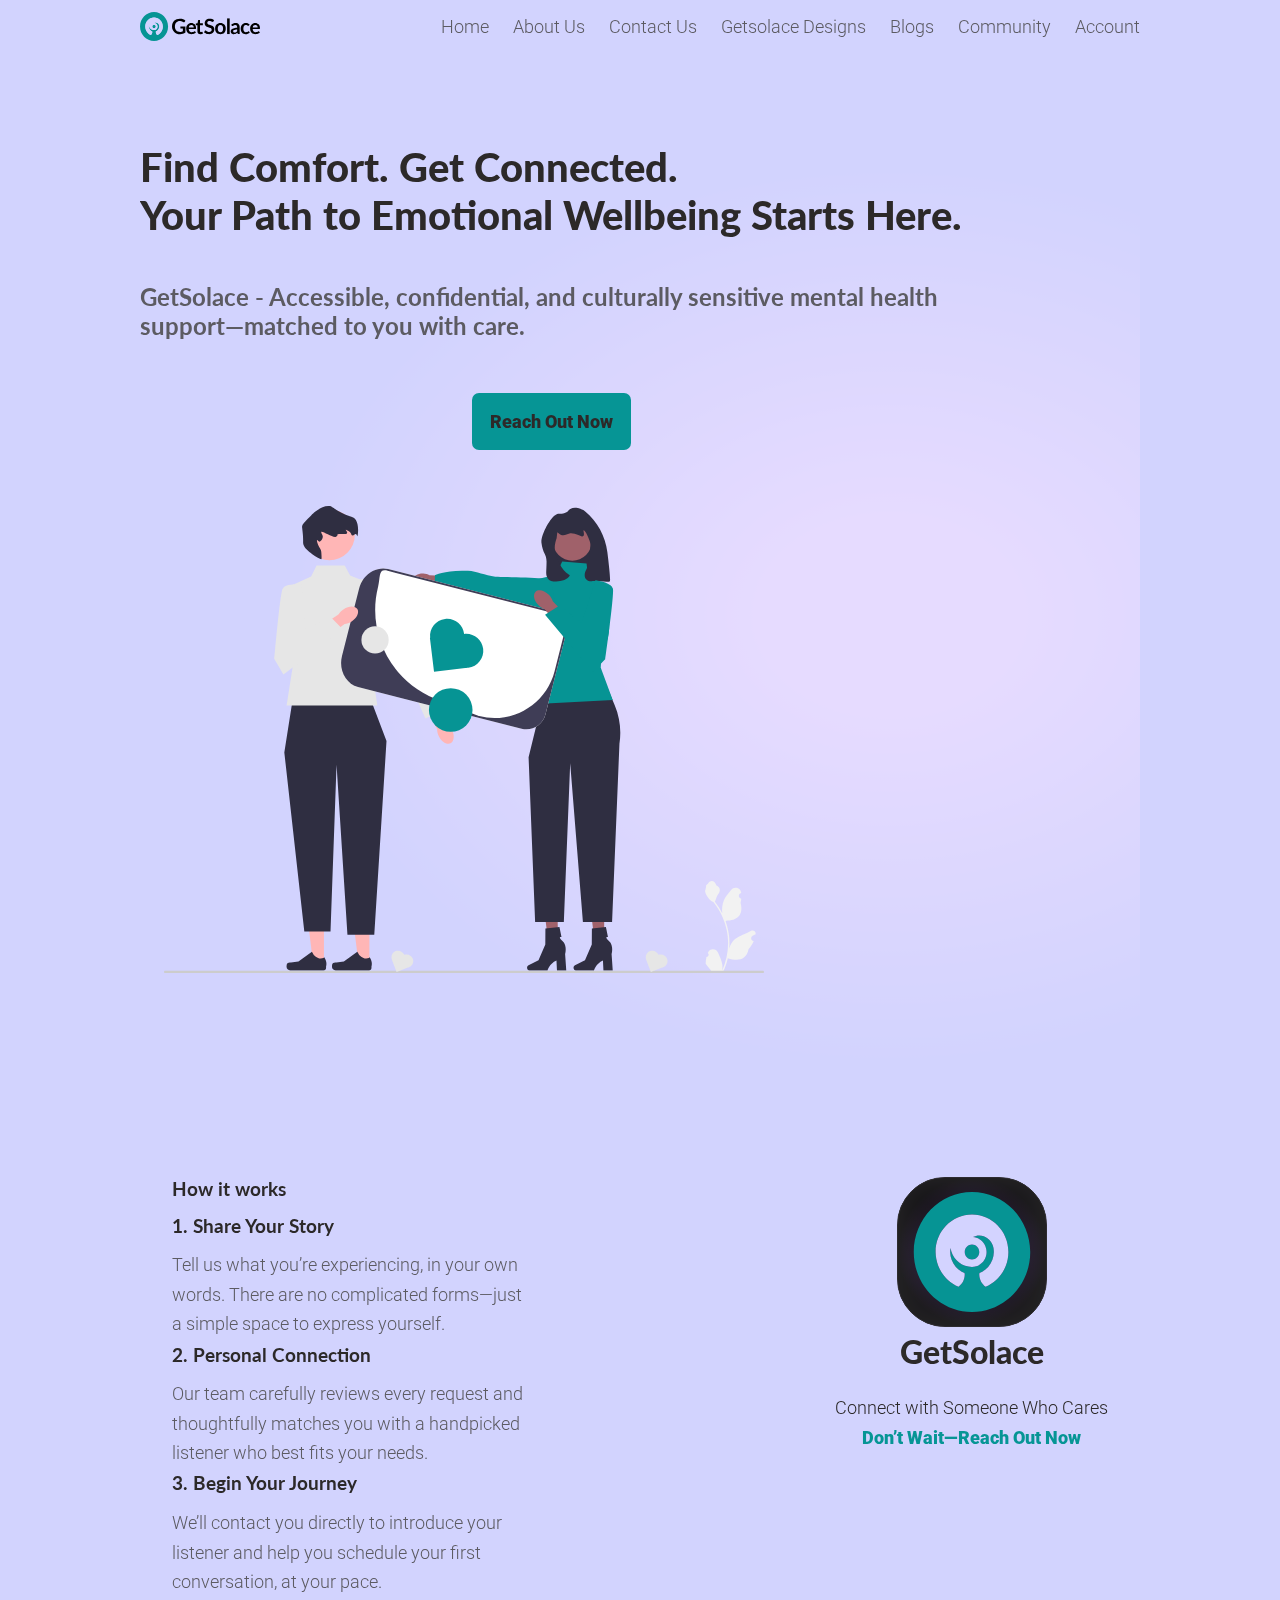
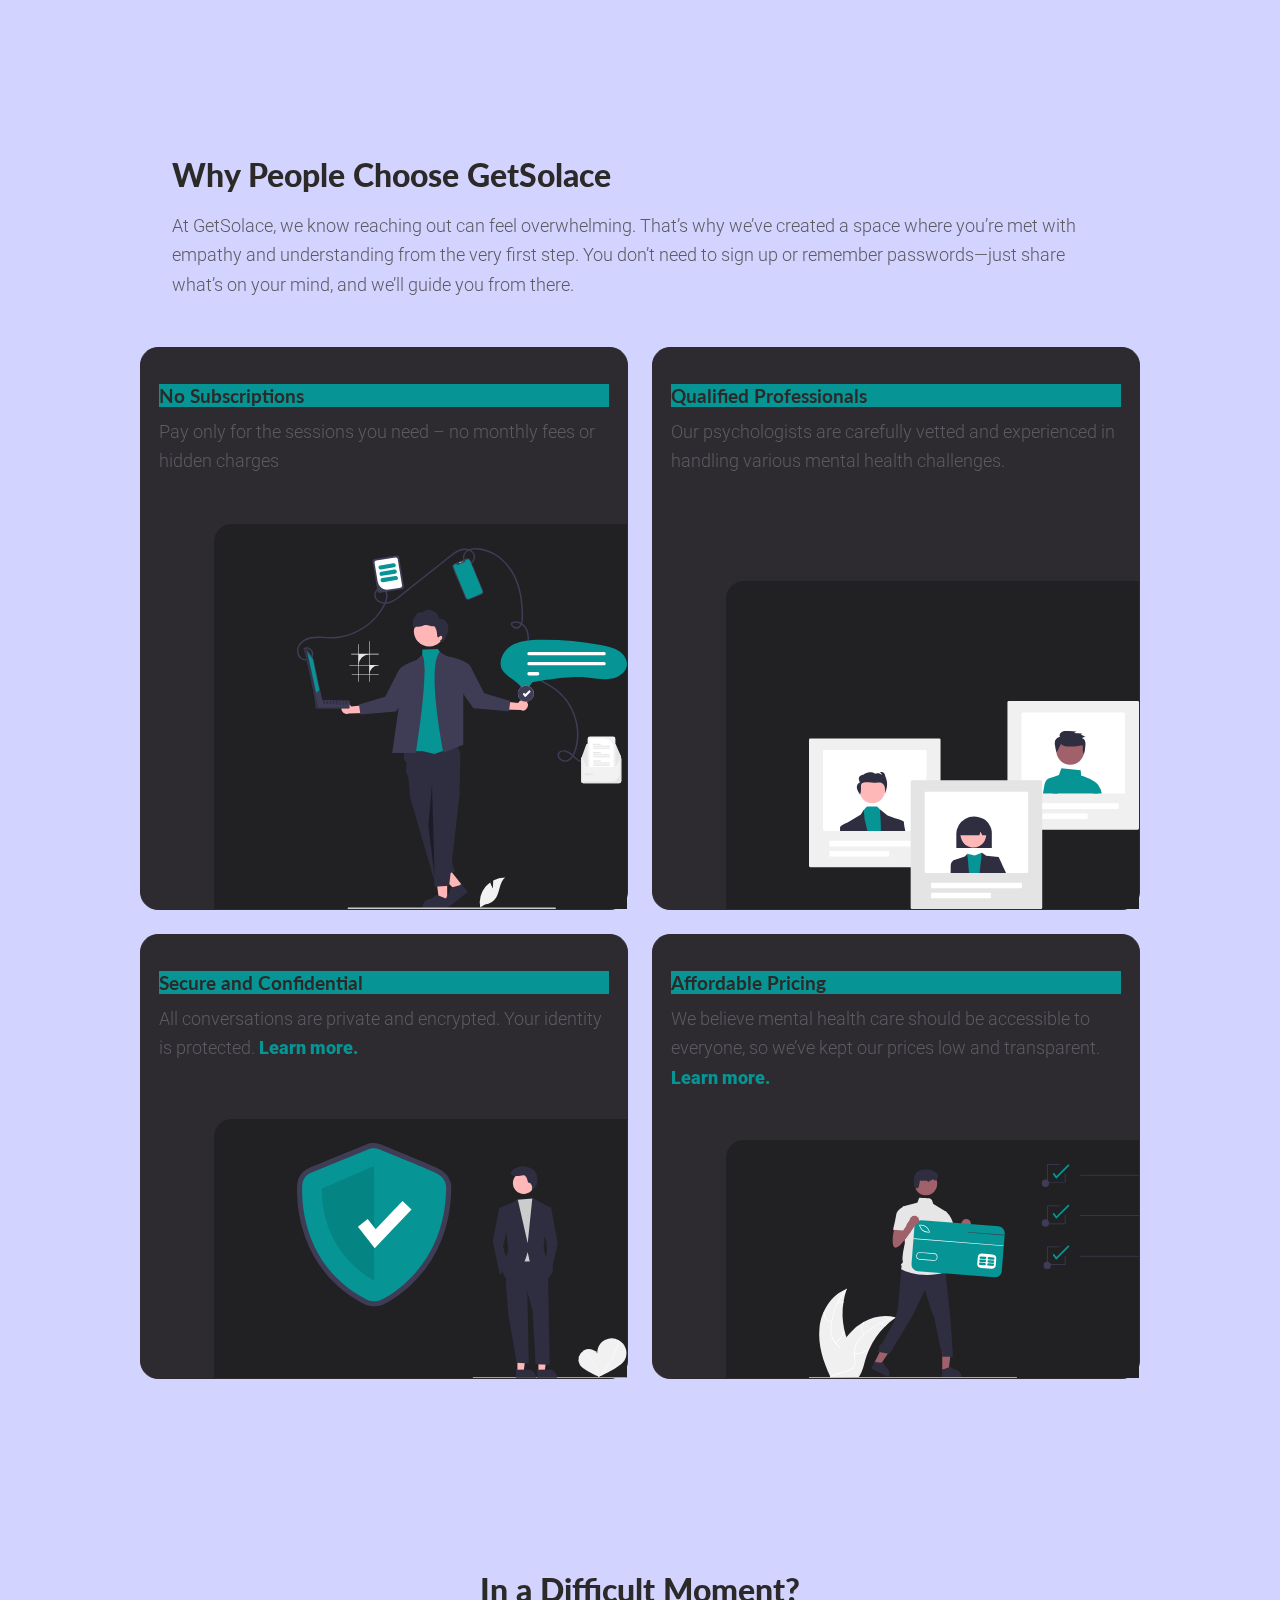
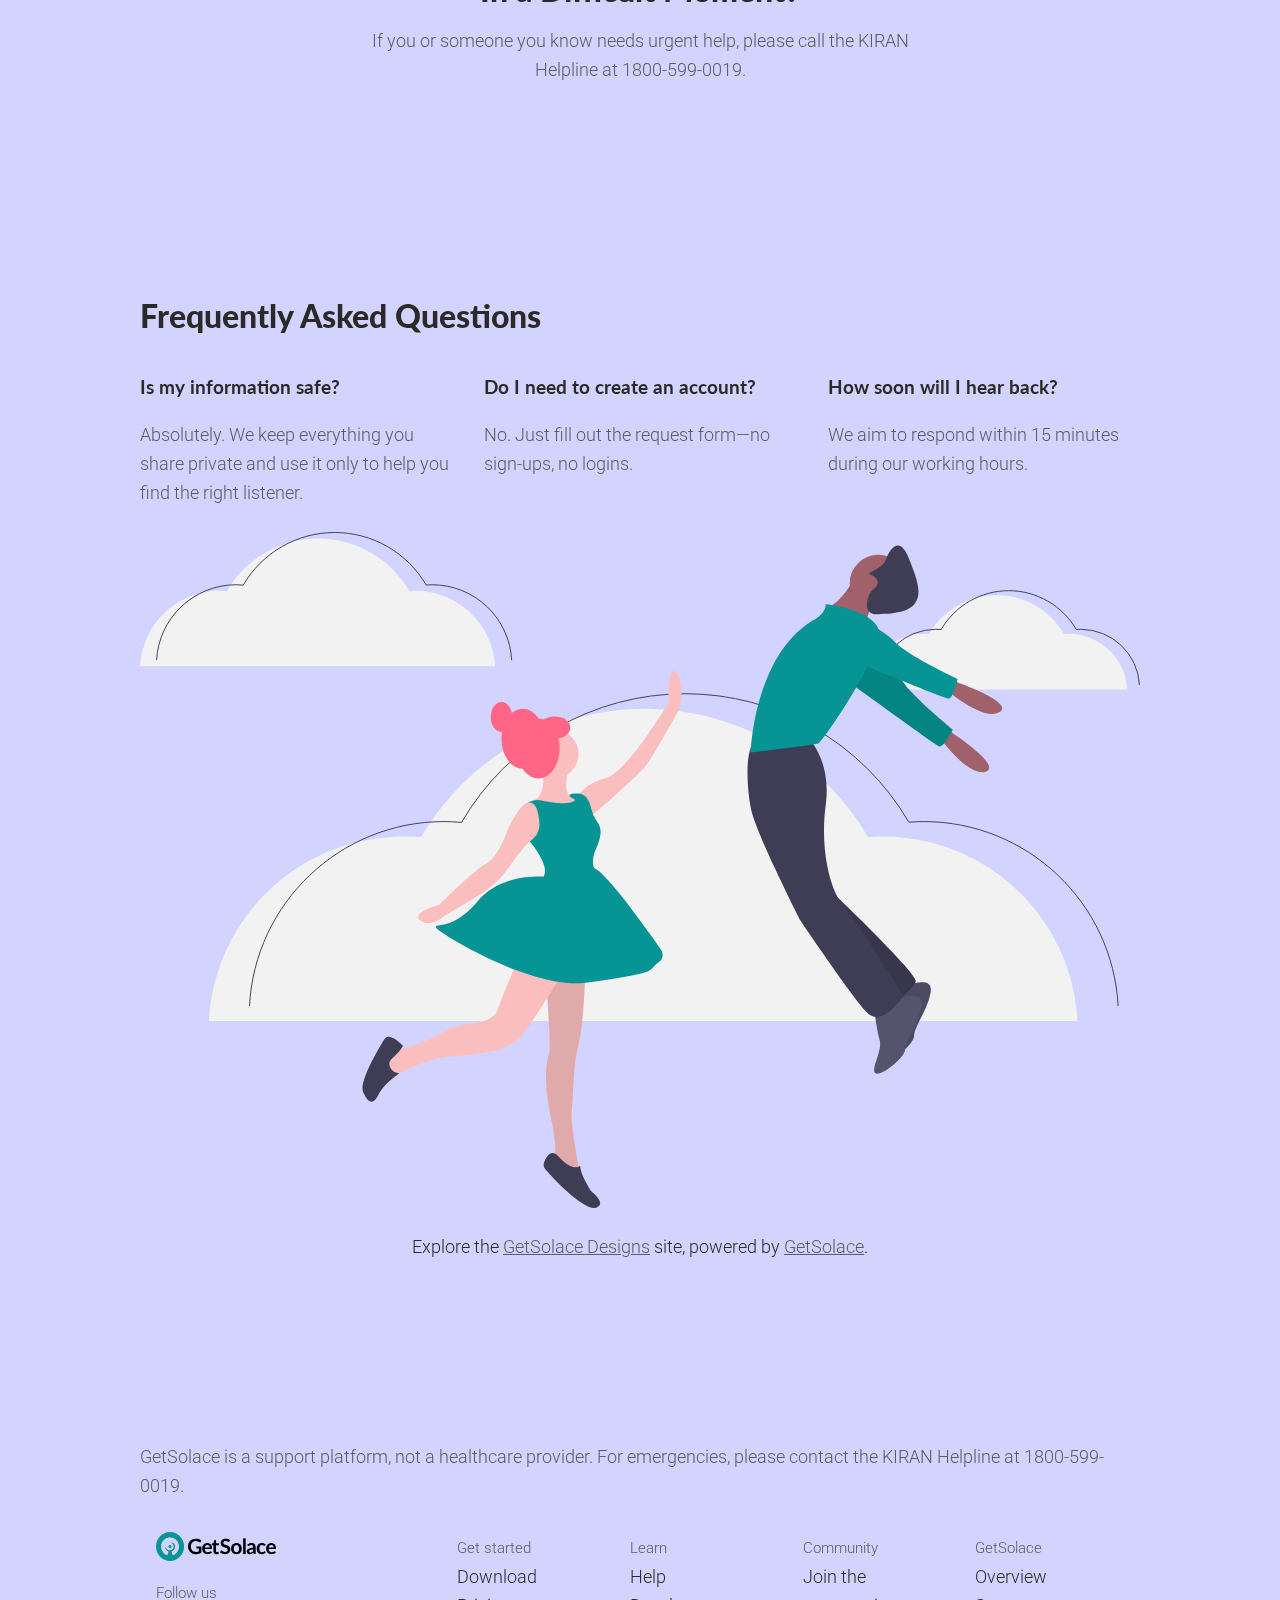
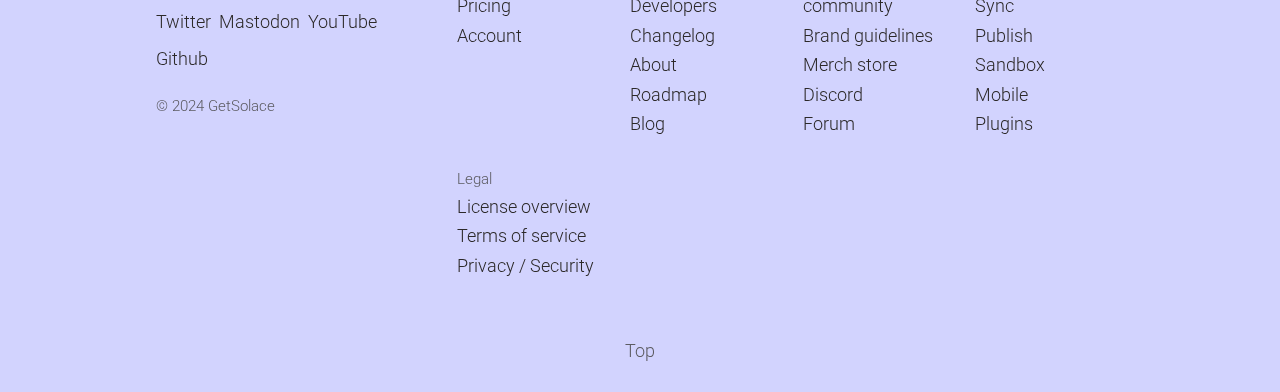
<file: index.html>
<!DOCTYPE html>
<html lang="en">
  <head>
    <meta charset="UTF-8" />
    <meta name="viewport" content="width=device-width, initial-scale=1.0" />
    <title>GetSolace</title>
    <link rel="stylesheet" href="style.css" />
    <link rel="stylesheet" href="https://cdnjs.cloudflare.com/ajax/libs/font-awesome/4.7.0/css/font-awesome.min.css">
    <script src="main.js" defer></script>
  </head>
  <body>
    <header>
      <nav>
        <div class="header__brand">
          <div class="header__logo font-secondary">
            <img src="img/logo.svg" alt="logo">
          </div>
          <!-- Hamburger icon for mobile -->
          <button class="header__toggle" id="navToggle" aria-label="Open menu" aria-expanded="false" aria-controls="navMenu">
            <!-- SVG Hamburger Icon -->
            <svg width="32" height="32" viewBox="0 0 32 32" fill="none">
              <rect y="7" width="32" height="3" rx="1.5" fill="#5c5b62"/>
              <rect y="15" width="32" height="3" rx="1.5" fill="#5c5b62"/>
              <rect y="23" width="32" height="3" rx="1.5" fill="#5c5b62"/>
            </svg>
          </button>
        </div>
        <ul class="header__nav" id="navMenu" aria-hidden="true">
            <li class="header__nav-item"><a href="index.html" class="font-grey font-size-medium">Home</a></li>
            <li class="header__nav-item"><a href="about.html" class="font-grey font-size-medium">About Us</a></li>
            <li class="header__nav-item"><a href="contact.html" class="font-grey font-size-medium">Contact Us</a></li>
            <li class="header__nav-item"><a href="designs.html" class="font-grey font-size-medium">Getsolace Designs</a></li>
            <li class="header__nav-item"><a href="blogs.html" class="font-grey font-size-medium">Blogs</a></li>
            <li class="header__nav-item--right"><a href="community.html" class="font-grey font-size-medium">Community</a></li>
            <li class="header__nav-item--right"><a href="account.html" class="font-grey font-size-medium">Account</a></li>
        </ul>
      </nav>
    </header>
    <main>
      <section id="hero" class="background-fade">
        <div class="hero__container">
          <div class="hero__content">
            <h1 class="font-size-largest">Find Comfort. Get Connected. <br>Your Path to Emotional Wellbeing Starts Here.</h1>
            <h3 class="font-grey">
              GetSolace - Accessible, confidential, and culturally sensitive mental health <br>support—matched to you with care.
            </h3>
            <div class="hero__cta">
              <button class="font-size-medium background-secondary">
                <a href="https://forms.gle/Dizyphx7ksbcNTePA" class="font-light fw-bold"> Reach Out Now </a>
              </button>
            </div>
          </div>
          <div class="hero__image">
            <img
              src="img/hero.svg"
              alt="hero image"
            />
          </div>
        </div>
      </section>

      <section id="headlines">
        <div class="how-it-works__container">
          <div class="how-it-works__steps fw-medium-bold">
            <h4 class="font-size-largest">How it works</h4>
            <div class="how-it-works__steps">
              <h4 class="font-size-large">1. Share Your Story</h4>
              <p class="font-grey">
                Tell us what you’re experiencing, in your own words. There are no complicated forms—just a simple space to express yourself.
              </p>
            </div>
            <div class="how-it-works__steps">
              <h4 class="font-size-large">2. Personal Connection</h4>
              <p class="font-grey">
                Our team carefully reviews every request and thoughtfully matches you with a handpicked listener who best fits your needs.
              </p>
            </div>
            <div class="how-it-works__steps">
              <h4 class="font-size-large">3. Begin Your Journey</h4>
              <p class="font-grey">
                We’ll contact you directly to introduce your listener and help you schedule your first conversation, at your pace.
              </p>
            </div>
          </div>
          <div class="how-it-works__cta">
            <div class="how-it-works__icon-container background-light-grey">
              <img class="size-6 how-it-works__icon" src="img/icon.svg" alt="Icon">
            </div>
            <h2 class="font-size-largest fw-bold">GetSolace</h2>
            <div class="how-it-works__cta-link">
              <p>Connect with Someone Who Cares</p>
              <a href="https://forms.gle/Dizyphx7ksbcNTePA" class="font-secondary fw-bold">Don’t Wait—Reach Out Now</a>
            </div>
          </div>
        </div>
      </section>

      <section id="features">
        <div class="features">
          <div class="features__headline">
            <h2 class="font-size-largest">Why People Choose GetSolace</h2>
            <p class="font-grey">
              At GetSolace, we know reaching out can feel overwhelming. 
              That’s why we’ve created a space where you’re met with empathy and understanding from the very first step. 
              You don’t need to sign up or remember passwords—just share what’s on your mind, and we’ll guide you from there.
            </p>
          </div>
          <div class="features__grid">
            <div class="features__grid-row">
              <div class="features__card background-light-grey">
                <div class="features__card-content">
                  <h4 class="font-size-large background-teal">No Subscriptions</h4>
                  <p class="font-grey">
                    Pay only for the sessions you need – no monthly fees or hidden charges
                  </p>
                </div>
                <div class="features__card-image background-dark-grey">
                  <img
                    src="img/nosub.svg"
                    alt="An unDraw illustration 'Nakamoto' depicting a cartoon man standing by a connected network-type diagram"
                  />
                </div>
              </div>
              <div class="features__card background-light-grey">
                <div class="features__card-content">
                  <h4 class="font-size-large background-teal">Qualified Professionals</h4>
                  <p class="font-grey">
                    Our psychologists are carefully vetted and experienced in handling various mental health challenges.
                  </p>
                </div>
                <div class="features__card-image background-dark-grey">
                  <img
                    src="img/expert.svg"
                    alt="An unDraw illustration 'Two factor authentication' depicting a laptop, mobile device, and third screen connected by a Lock, indicating security via multi-factor autentication"
                  />
                </div>
              </div>
            </div>
            <div class="features__grid-row">
              <div class="features__card background-light-grey">
                <div class="features__card-content">
                  <h4 class="font-size-large background-teal">Secure and Confidential</h4>
                  <p class="font-grey">
                    All conversations are private and encrypted. Your identity is protected. 
                    <a href="#" class="font-secondary fw-bold">Learn more.</a>
                  </p>
                </div>
                <div class="features__card-image background-dark-grey">
                  <img
                    src="img/secure.svg"
                    alt="An unDraw illustration 'Art' depicting a stylized woman holding a tree looking at a landscape of other trees"
                  />
                </div>
              </div>
              <div class="features__card background-light-grey">
                <div class="features__card-content">
                  <h4 class="font-size-large background-teal">Affordable Pricing</h4>
                  <p class="font-grey">
                    We believe mental health care should be accessible to everyone, so we’ve kept our prices low and transparent.
                    <a href="#" class="font-secondary fw-bold">Learn more.</a>
                  </p>
                </div>
                <div class="features__card-image background-dark-grey">
                  <img
                    src="img/pricing.svg"
                    alt="An unDraw illustration 'Visionary technology' depicting a man surveying a series of floating documents - maybe he's choosing what technology he wants to use"
                  />
                </div>
              </div>
            </div>
          </div>
        </div>
      </section>

      <section id="collaborate">
        <div class="emergency__container">
          <div class="emergency__info">
            <h2 class="font-size-largest">In a Difficult Moment?</h2>
            <p class="font-grey font-size-large">
              If you or someone you know needs urgent help, please call the KIRAN Helpline at 1800-599-0019.
            </p>
        </div>
      </section>

      <section id="creativity">
        <div class="faq__container">
          <h2 class="font-size-largest">Frequently Asked Questions</h2>
          <div class="faq__list">
            <div class="faq__card">
              <div class="faq__card-icon font-secondary">
              </div>
              <div class="faq__card-content">
                <h4>Is my information safe?</h4>
                <p class="font-grey">
                  Absolutely. We keep everything you share private and use it only to help you find the right listener.
                </p>
              </div>
            </div>
            <div class="faq__card">
              <div class="faq__card-icon font-secondary">
              </div>
              <div class="faq__card-content">
                <h4>Do I need to create an account?</h4>
                <p class="font-grey">
                  No. Just fill out the request form—no sign-ups, no logins.
                </p>
              </div>
            </div>
            <div class="faq__card">
              <div class="faq__card-icon font-secondary">
              </div>
              <div class="faq__card-content">
                <h4>How soon will I hear back?</h4>
                <p class="font-grey">
                  We aim to respond within 15 minutes during our working hours.
                </p>
              </div>
            </div>
          </div>
          <div class="faq__image">
            <img
              src="img/fly.svg"
              alt="faq image"
            />
          </div>
          <p class="faq__links font-size-small">
            Explore the <a href="#">GetSolace Designs</a> site, powered by
            <a href="#">GetSolace</a>.
          </p>
        </div>
      </section>
    </main>
    <footer>
      <p class="font-grey font-size-large">
        GetSolace is a support platform, not a healthcare provider. For emergencies, please contact the KIRAN Helpline at 1800-599-0019.
      </p>
      <div class="footer__container">
        <div class="footer__content">
          <div class="footer__socials">
            <div class="header__brand">
              <div class="header__logo font-secondary">
                <img src="img/logo.svg" alt="logo">
              </div>
            </div>
            <div class="footer__socials-list font-size-small">
              <p class="font-grey"><small>Follow us</small></p>
              <ul>
                <li><a href="#" class="font-light">Twitter</a></li>
                <li><a href="#" class="font-light">Mastodon</a></li>
                <li><a href="#" class="font-light">YouTube</a></li>
                <li><a href="#" class="font-light">Github</a></li>
              </ul>
            </div>
            <p class="font-size-small font-grey">
              <small>&copy; 2024 GetSolace</small>
            </p>
          </div>
          <div class="footer__links font-size-small">
            <div class="footer__links-group">
              <p class="font-grey"><small>Get started</small></p>
              <ul>
                <li><a href="#" class="font-light">Download</a></li>
                <li><a href="#" class="font-light">Pricing</a></li>
                <li><a href="#" class="font-light">Account</a></li>
              </ul>
            </div>
            <div class="footer__links-group">
              <p class="font-grey"><small>Learn</small></p>
              <ul>
                <li><a href="#" class="font-light">Help</a></li>
                <li><a href="#" class="font-light">Developers</a></li>
                <li><a href="#" class="font-light">Changelog</a></li>
                <li><a href="#" class="font-light">About</a></li>
                <li><a href="#" class="font-light">Roadmap</a></li>
                <li><a href="#" class="font-light">Blog</a></li>
              </ul>
            </div>
            <div class="footer__links-group">
              <p class="font-grey"><small>Community</small></p>
              <ul>
                <li><a href="#" class="font-light">Join the community</a></li>
                <li><a href="#" class="font-light">Brand guidelines</a></li>
                <li><a href="#" class="font-light">Merch store</a></li>
                <li><a href="#" class="font-light">Discord</a></li>
                <li><a href="#" class="font-light">Forum</a></li>
              </ul>
            </div>
            <div class="footer__links-group">
              <p class="font-grey"><small>GetSolace</small></p>
              <ul>
                <li><a href="#" class="font-light">Overview</a></li>
                <li><a href="#" class="font-light">Sync</a></li>
                <li><a href="#" class="font-light">Publish</a></li>
                <li><a href="#" class="font-light">Sandbox</a></li>
                <li><a href="#" class="font-light">Mobile</a></li>
                <li><a href="#" class="font-light">Plugins</a></li>
              </ul>
            </div>
            <div class="footer__links-group">
              <p class="font-grey"><small>Legal</small></p>
              <ul>
                <li><a href="#" class="font-light">License overview</a></li>
                <li><a href="#" class="font-light">Terms of service</a></li>
                <li><a href="#" class="font-light">Privacy / Security</a></li>
              </ul>
            </div>
          </div>
        </div>
        <div class="footer__return-link">
          <a href="#" class="font-grey font-size-small">Top</a>
        </div>
      </div>
    </footer>
  </body>
</html>
</file>
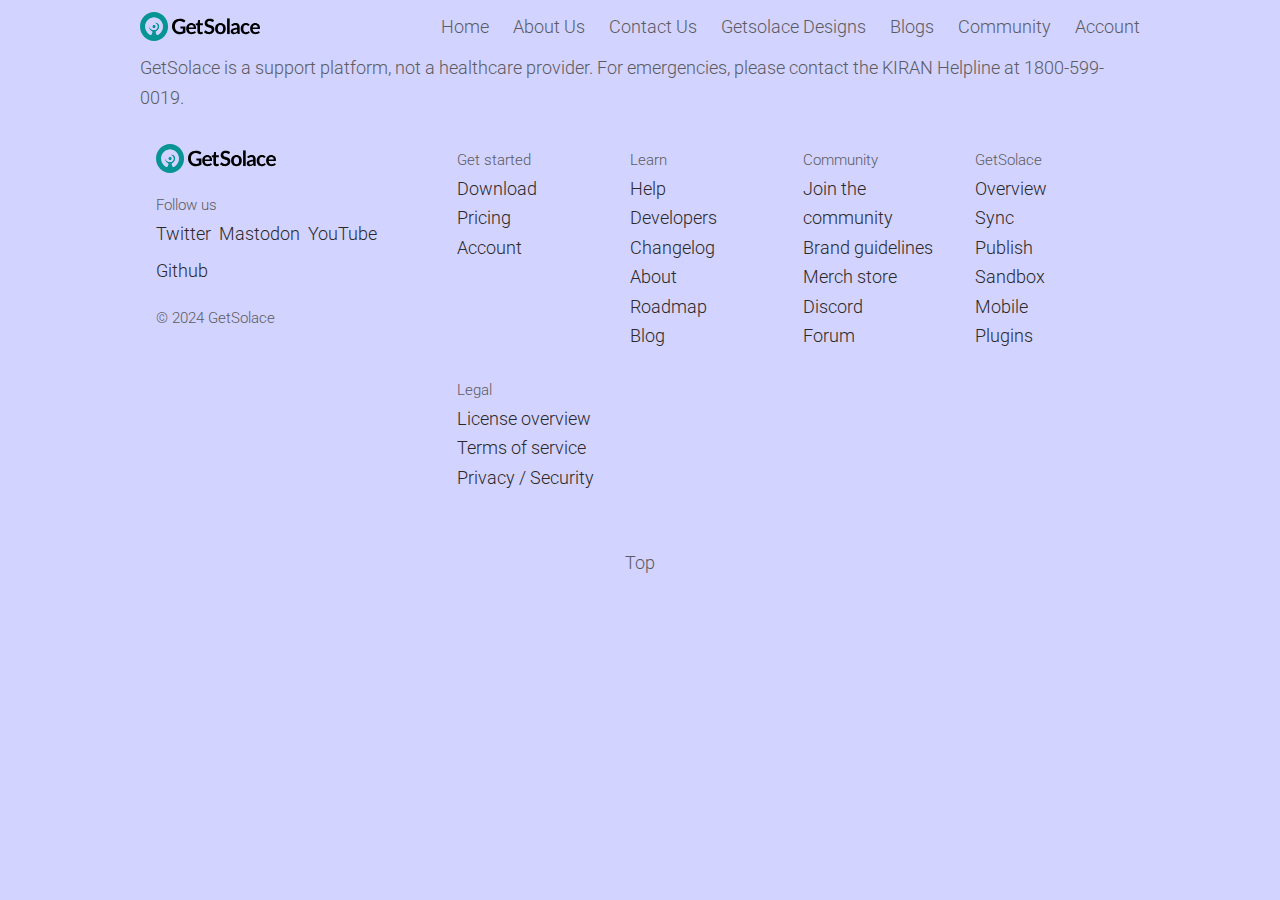
<file: about.html>
<!DOCTYPE html>
<html lang="en">
  <head>
    <meta charset="UTF-8" />
    <meta name="viewport" content="width=device-width, initial-scale=1.0" />
    <title>GetSolace</title>
    <link rel="stylesheet" href="style.css" />
    <link rel="stylesheet" href="https://cdnjs.cloudflare.com/ajax/libs/font-awesome/4.7.0/css/font-awesome.min.css">
    <script src="main.js" defer></script>
  </head>
  <body>
    <header>
      <nav>
        <div class="header__brand">
          <div class="header__logo font-secondary">
            <img src="img/logo.svg" alt="logo">
          </div>
          <!-- Hamburger icon for mobile -->
          <button class="header__toggle" id="navToggle" aria-label="Open menu" aria-expanded="false" aria-controls="navMenu">
            <!-- SVG Hamburger Icon -->
            <svg width="32" height="32" viewBox="0 0 32 32" fill="none">
              <rect y="7" width="32" height="3" rx="1.5" fill="#5c5b62"/>
              <rect y="15" width="32" height="3" rx="1.5" fill="#5c5b62"/>
              <rect y="23" width="32" height="3" rx="1.5" fill="#5c5b62"/>
            </svg>
          </button>
        </div>
        <ul class="header__nav" id="navMenu" aria-hidden="true">
            <li class="header__nav-item"><a href="index.html" class="font-grey font-size-medium">Home</a></li>
            <li class="header__nav-item"><a href="about.html" class="font-grey font-size-medium">About Us</a></li>
            <li class="header__nav-item"><a href="contact.html" class="font-grey font-size-medium">Contact Us</a></li>
            <li class="header__nav-item"><a href="designs.html" class="font-grey font-size-medium">Getsolace Designs</a></li>
            <li class="header__nav-item"><a href="https://blogs.getsolace.in/" class="font-grey font-size-medium">Blogs</a></li>
            <li class="header__nav-item--right"><a href="community.html" class="font-grey font-size-medium">Community</a></li>
            <li class="header__nav-item--right"><a href="account.html" class="font-grey font-size-medium">Account</a></li>
        </ul>
      </nav>
    </header>
    <footer>
      <p class="font-grey font-size-large">
        GetSolace is a support platform, not a healthcare provider. For emergencies, please contact the KIRAN Helpline at 1800-599-0019.
      </p>
      <div class="footer__container">
        <div class="footer__content">
          <div class="footer__socials">
            <div class="header__brand">
              <div class="header__logo font-secondary">
                <img src="img/logo.svg" alt="logo">
              </div>
            </div>
            <div class="footer__socials-list font-size-small">
              <p class="font-grey"><small>Follow us</small></p>
              <ul>
                <li><a href="#" class="font-light">Twitter</a></li>
                <li><a href="#" class="font-light">Mastodon</a></li>
                <li><a href="#" class="font-light">YouTube</a></li>
                <li><a href="#" class="font-light">Github</a></li>
              </ul>
            </div>
            <p class="font-size-small font-grey">
              <small>&copy; 2024 GetSolace</small>
            </p>
          </div>
          <div class="footer__links font-size-small">
            <div class="footer__links-group">
              <p class="font-grey"><small>Get started</small></p>
              <ul>
                <li><a href="#" class="font-light">Download</a></li>
                <li><a href="#" class="font-light">Pricing</a></li>
                <li><a href="#" class="font-light">Account</a></li>
              </ul>
            </div>
            <div class="footer__links-group">
              <p class="font-grey"><small>Learn</small></p>
              <ul>
                <li><a href="#" class="font-light">Help</a></li>
                <li><a href="#" class="font-light">Developers</a></li>
                <li><a href="#" class="font-light">Changelog</a></li>
                <li><a href="#" class="font-light">About</a></li>
                <li><a href="#" class="font-light">Roadmap</a></li>
                <li><a href="#" class="font-light">Blog</a></li>
              </ul>
            </div>
            <div class="footer__links-group">
              <p class="font-grey"><small>Community</small></p>
              <ul>
                <li><a href="#" class="font-light">Join the community</a></li>
                <li><a href="#" class="font-light">Brand guidelines</a></li>
                <li><a href="#" class="font-light">Merch store</a></li>
                <li><a href="#" class="font-light">Discord</a></li>
                <li><a href="#" class="font-light">Forum</a></li>
              </ul>
            </div>
            <div class="footer__links-group">
              <p class="font-grey"><small>GetSolace</small></p>
              <ul>
                <li><a href="#" class="font-light">Overview</a></li>
                <li><a href="#" class="font-light">Sync</a></li>
                <li><a href="#" class="font-light">Publish</a></li>
                <li><a href="#" class="font-light">Sandbox</a></li>
                <li><a href="#" class="font-light">Mobile</a></li>
                <li><a href="#" class="font-light">Plugins</a></li>
              </ul>
            </div>
            <div class="footer__links-group">
              <p class="font-grey"><small>Legal</small></p>
              <ul>
                <li><a href="#" class="font-light">License overview</a></li>
                <li><a href="#" class="font-light">Terms of service</a></li>
                <li><a href="#" class="font-light">Privacy / Security</a></li>
              </ul>
            </div>
          </div>
        </div>
        <div class="footer__return-link">
          <a href="#" class="font-grey font-size-small">Top</a>
        </div>
      </div>
    </footer>
  </body>
</html>
</file>
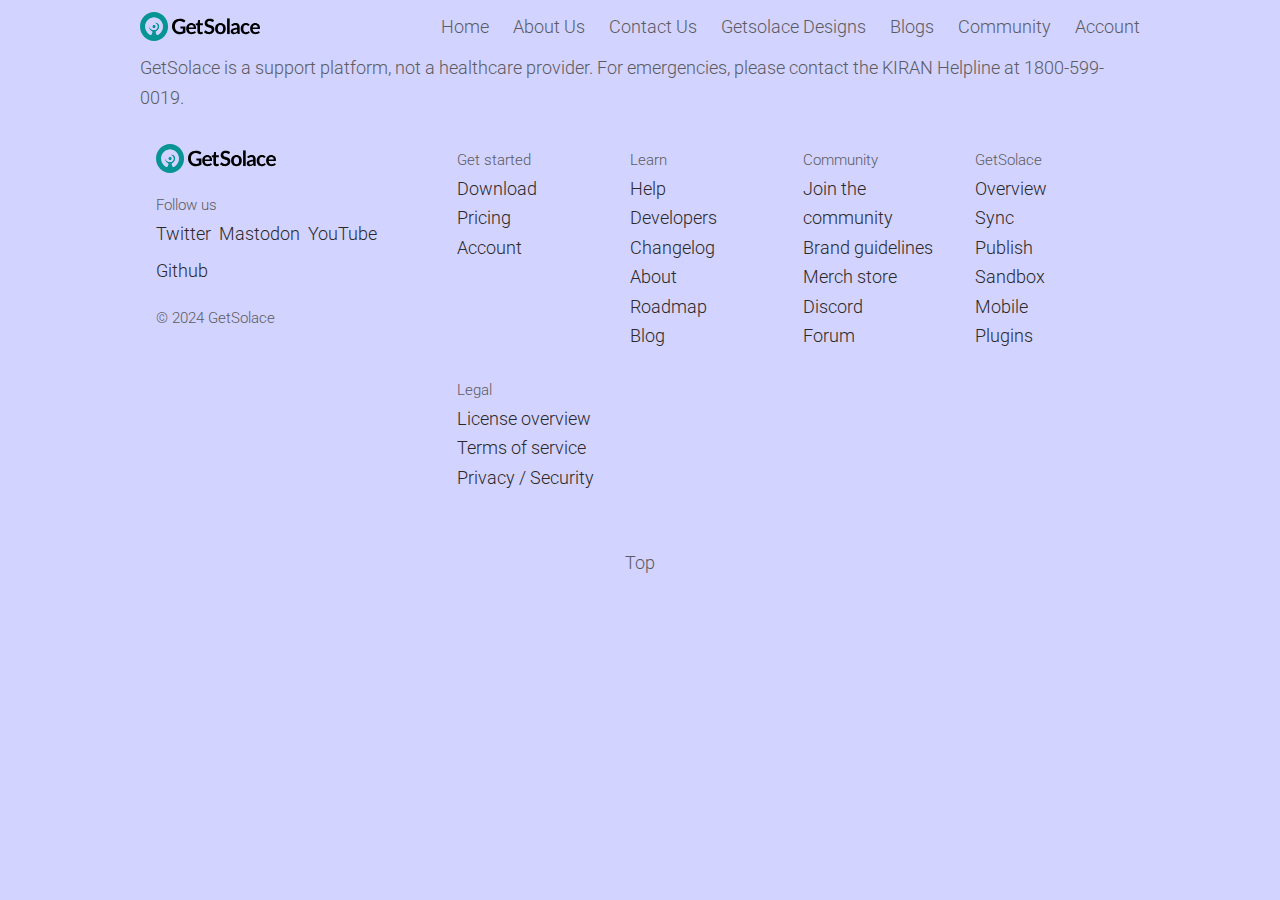
<file: blogs.html>
<!DOCTYPE html>
<html lang="en">
  <head>
    <meta charset="UTF-8" />
    <meta name="viewport" content="width=device-width, initial-scale=1.0" />
    <title>GetSolace</title>
    <link rel="stylesheet" href="style.css" />
    <link rel="stylesheet" href="https://cdnjs.cloudflare.com/ajax/libs/font-awesome/4.7.0/css/font-awesome.min.css">
    <script src="main.js" defer></script>
   
  </head>
  <body>
    <header>
      <nav>
        <div class="header__brand">
          <div class="header__logo font-secondary">
            <img src="img/logo.svg" alt="logo">
          </div>
          <!-- Hamburger icon for mobile -->
          <button class="header__toggle" id="navToggle" aria-label="Open menu" aria-expanded="false" aria-controls="navMenu">
            <!-- SVG Hamburger Icon -->
            <svg width="32" height="32" viewBox="0 0 32 32" fill="none">
              <rect y="7" width="32" height="3" rx="1.5" fill="#5c5b62"/>
              <rect y="15" width="32" height="3" rx="1.5" fill="#5c5b62"/>
              <rect y="23" width="32" height="3" rx="1.5" fill="#5c5b62"/>
            </svg>
          </button>
        </div>
        <ul class="header__nav" id="navMenu" aria-hidden="true">
            <li class="header__nav-item"><a href="index.html" class="font-grey font-size-medium">Home</a></li>
            <li class="header__nav-item"><a href="about.html" class="font-grey font-size-medium">About Us</a></li>
            <li class="header__nav-item"><a href="contact.html" class="font-grey font-size-medium">Contact Us</a></li>
            <li class="header__nav-item"><a href="designs.html" class="font-grey font-size-medium">Getsolace Designs</a></li>
            <li class="header__nav-item"><a href="blogs.html" class="font-grey font-size-medium">Blogs</a></li>
            <li class="header__nav-item--right"><a href="community.html" class="font-grey font-size-medium">Community</a></li>
            <li class="header__nav-item--right"><a href="account.html" class="font-grey font-size-medium">Account</a></li>
        </ul>
      </nav>
    </header>
    <footer>
      <p class="font-grey font-size-large">
        GetSolace is a support platform, not a healthcare provider. For emergencies, please contact the KIRAN Helpline at 1800-599-0019.
      </p>
      <div class="footer__container">
        <div class="footer__content">
          <div class="footer__socials">
            <div class="header__brand">
              <div class="header__logo font-secondary">
                <img src="img/logo.svg" alt="logo">
              </div>
            </div>
            <div class="footer__socials-list font-size-small">
              <p class="font-grey"><small>Follow us</small></p>
              <ul>
                <li><a href="#" class="font-light">Twitter</a></li>
                <li><a href="#" class="font-light">Mastodon</a></li>
                <li><a href="#" class="font-light">YouTube</a></li>
                <li><a href="#" class="font-light">Github</a></li>
              </ul>
            </div>
            <p class="font-size-small font-grey">
              <small>&copy; 2024 GetSolace</small>
            </p>
          </div>
          <div class="footer__links font-size-small">
            <div class="footer__links-group">
              <p class="font-grey"><small>Get started</small></p>
              <ul>
                <li><a href="#" class="font-light">Download</a></li>
                <li><a href="#" class="font-light">Pricing</a></li>
                <li><a href="#" class="font-light">Account</a></li>
              </ul>
            </div>
            <div class="footer__links-group">
              <p class="font-grey"><small>Learn</small></p>
              <ul>
                <li><a href="#" class="font-light">Help</a></li>
                <li><a href="#" class="font-light">Developers</a></li>
                <li><a href="#" class="font-light">Changelog</a></li>
                <li><a href="#" class="font-light">About</a></li>
                <li><a href="#" class="font-light">Roadmap</a></li>
                <li><a href="#" class="font-light">Blog</a></li>
              </ul>
            </div>
            <div class="footer__links-group">
              <p class="font-grey"><small>Community</small></p>
              <ul>
                <li><a href="#" class="font-light">Join the community</a></li>
                <li><a href="#" class="font-light">Brand guidelines</a></li>
                <li><a href="#" class="font-light">Merch store</a></li>
                <li><a href="#" class="font-light">Discord</a></li>
                <li><a href="#" class="font-light">Forum</a></li>
              </ul>
            </div>
            <div class="footer__links-group">
              <p class="font-grey"><small>GetSolace</small></p>
              <ul>
                <li><a href="#" class="font-light">Overview</a></li>
                <li><a href="#" class="font-light">Sync</a></li>
                <li><a href="#" class="font-light">Publish</a></li>
                <li><a href="#" class="font-light">Sandbox</a></li>
                <li><a href="#" class="font-light">Mobile</a></li>
                <li><a href="#" class="font-light">Plugins</a></li>
              </ul>
            </div>
            <div class="footer__links-group">
              <p class="font-grey"><small>Legal</small></p>
              <ul>
                <li><a href="#" class="font-light">License overview</a></li>
                <li><a href="#" class="font-light">Terms of service</a></li>
                <li><a href="#" class="font-light">Privacy / Security</a></li>
              </ul>
            </div>
          </div>
        </div>
        <div class="footer__return-link">
          <a href="#" class="font-grey font-size-small">Top</a>
        </div>
      </div>
    </footer>
  </body>
</html>
</file>
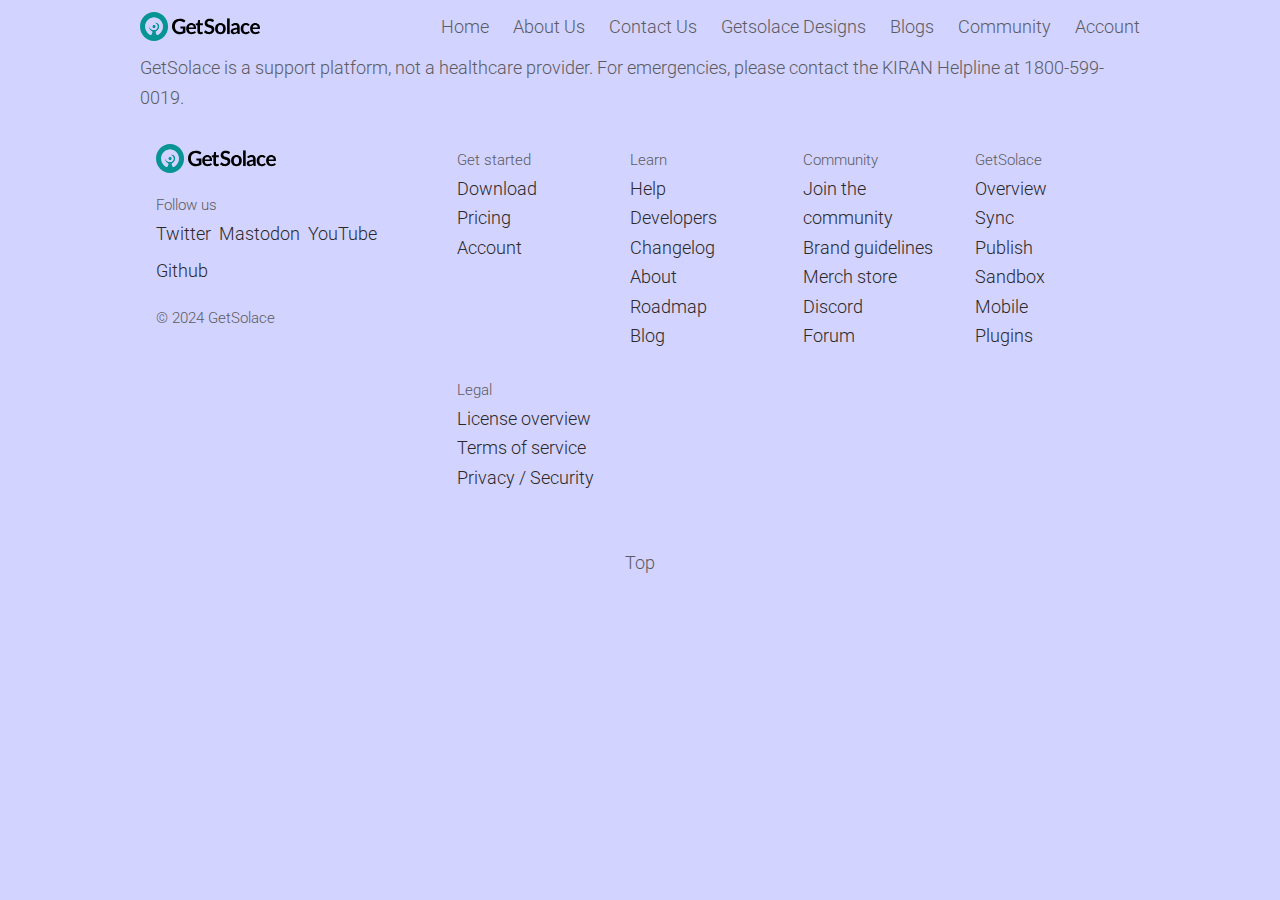
<file: designs.html>
<!DOCTYPE html>
<html lang="en">
  <head>
    <meta charset="UTF-8" />
    <meta name="viewport" content="width=device-width, initial-scale=1.0" />
    <title>GetSolace</title>
    <link rel="stylesheet" href="style.css" />
    <link rel="stylesheet" href="https://cdnjs.cloudflare.com/ajax/libs/font-awesome/4.7.0/css/font-awesome.min.css">
    <script src="main.js" defer></script>
  </head>
  <body>
    <header>
      <nav>
        <div class="header__brand">
          <div class="header__logo font-secondary">
            <img src="img/logo.svg" alt="logo">
          </div>
          <!-- Hamburger icon for mobile -->
          <button class="header__toggle" id="navToggle" aria-label="Open menu" aria-expanded="false" aria-controls="navMenu">
            <!-- SVG Hamburger Icon -->
            <svg width="32" height="32" viewBox="0 0 32 32" fill="none">
              <rect y="7" width="32" height="3" rx="1.5" fill="#5c5b62"/>
              <rect y="15" width="32" height="3" rx="1.5" fill="#5c5b62"/>
              <rect y="23" width="32" height="3" rx="1.5" fill="#5c5b62"/>
            </svg>
          </button>
        </div>
        <ul class="header__nav" id="navMenu" aria-hidden="true">
            <li class="header__nav-item"><a href="index.html" class="font-grey font-size-medium">Home</a></li>
            <li class="header__nav-item"><a href="about.html" class="font-grey font-size-medium">About Us</a></li>
            <li class="header__nav-item"><a href="contact.html" class="font-grey font-size-medium">Contact Us</a></li>
            <li class="header__nav-item"><a href="designs.html" class="font-grey font-size-medium">Getsolace Designs</a></li>
            <li class="header__nav-item"><a href="blogs.html" class="font-grey font-size-medium">Blogs</a></li>
            <li class="header__nav-item--right"><a href="community.html" class="font-grey font-size-medium">Community</a></li>
            <li class="header__nav-item--right"><a href="account.html" class="font-grey font-size-medium">Account</a></li>
        </ul>
      </nav>
    </header>
    <footer>
      <p class="font-grey font-size-large">
        GetSolace is a support platform, not a healthcare provider. For emergencies, please contact the KIRAN Helpline at 1800-599-0019.
      </p>
      <div class="footer__container">
        <div class="footer__content">
          <div class="footer__socials">
            <div class="header__brand">
              <div class="header__logo font-secondary">
                <img src="img/logo.svg" alt="logo">
              </div>
            </div>
            <div class="footer__socials-list font-size-small">
              <p class="font-grey"><small>Follow us</small></p>
              <ul>
                <li><a href="#" class="font-light">Twitter</a></li>
                <li><a href="#" class="font-light">Mastodon</a></li>
                <li><a href="#" class="font-light">YouTube</a></li>
                <li><a href="#" class="font-light">Github</a></li>
              </ul>
            </div>
            <p class="font-size-small font-grey">
              <small>&copy; 2024 GetSolace</small>
            </p>
          </div>
          <div class="footer__links font-size-small">
            <div class="footer__links-group">
              <p class="font-grey"><small>Get started</small></p>
              <ul>
                <li><a href="#" class="font-light">Download</a></li>
                <li><a href="#" class="font-light">Pricing</a></li>
                <li><a href="#" class="font-light">Account</a></li>
              </ul>
            </div>
            <div class="footer__links-group">
              <p class="font-grey"><small>Learn</small></p>
              <ul>
                <li><a href="#" class="font-light">Help</a></li>
                <li><a href="#" class="font-light">Developers</a></li>
                <li><a href="#" class="font-light">Changelog</a></li>
                <li><a href="#" class="font-light">About</a></li>
                <li><a href="#" class="font-light">Roadmap</a></li>
                <li><a href="#" class="font-light">Blog</a></li>
              </ul>
            </div>
            <div class="footer__links-group">
              <p class="font-grey"><small>Community</small></p>
              <ul>
                <li><a href="#" class="font-light">Join the community</a></li>
                <li><a href="#" class="font-light">Brand guidelines</a></li>
                <li><a href="#" class="font-light">Merch store</a></li>
                <li><a href="#" class="font-light">Discord</a></li>
                <li><a href="#" class="font-light">Forum</a></li>
              </ul>
            </div>
            <div class="footer__links-group">
              <p class="font-grey"><small>GetSolace</small></p>
              <ul>
                <li><a href="#" class="font-light">Overview</a></li>
                <li><a href="#" class="font-light">Sync</a></li>
                <li><a href="#" class="font-light">Publish</a></li>
                <li><a href="#" class="font-light">Sandbox</a></li>
                <li><a href="#" class="font-light">Mobile</a></li>
                <li><a href="#" class="font-light">Plugins</a></li>
              </ul>
            </div>
            <div class="footer__links-group">
              <p class="font-grey"><small>Legal</small></p>
              <ul>
                <li><a href="#" class="font-light">License overview</a></li>
                <li><a href="#" class="font-light">Terms of service</a></li>
                <li><a href="#" class="font-light">Privacy / Security</a></li>
              </ul>
            </div>
          </div>
        </div>
        <div class="footer__return-link">
          <a href="#" class="font-grey font-size-small">Top</a>
        </div>
      </div>
    </footer>
  </body>
</html>
</file>
<file: style.css>
@import url('https://fonts.googleapis.com/css2?family=Lato:wght@700;900&family=Roboto:wght@300;400&display=swap');

html, body {
  overflow-x: hidden;
  width: 100%;
  max-width: 100%;
}

*,
*::before,
*::after {
  margin: 0;
  padding: 0;
  box-sizing: border-box;
}

/* Hide the hamburger icon by default */
nav .icon {
  display: none;
  font-size: 2rem;
  color: var(--font-grey);
  cursor: pointer;
  margin-left: 1rem;
}

img {
  max-width: 100%;
  height: auto;
  display: block;
}

.hero__image img {
  width: 100%;
  max-width: 600px; /* Adjust as needed */
  margin: 0 auto;
}

body {
  max-width: clamp(320px, 90%, 1000px);
  margin: auto;
  overflow-x: hidden;
}

ul {
  list-style: none;
}

a {
  text-decoration: none;
}

svg.icon {
  height: 25px;
  width: 25px;
}

.header__logo{
  width: min(40vw, 120px); /* 40% of viewport or 120px, whichever is smaller */
  height: auto;
  display: flex;
  align-items: center;
  justify-content: center;
}

.header__logo img {
  width: 100%;
  height: auto;
  display: block;
  max-width: 120px;
}

/* Margin, Padding */

header {
  padding: 12px 0;
}

#hero {
  padding-top: 90px;
  padding-bottom: 180px;
}

.hero__image {
  padding: 24px;
  border-radius: 24px;
}

button {
  padding: 14px 18px;
  border-radius: 7px;
  border: none;
}

#headlines {
  padding-bottom: 160px;
}

#features {
  padding-bottom: 160px;
}

.features__headline {
  padding: 0 2rem;
}

.features__card {
  padding: 18px 0 0;
}

.features__card-content {
  padding: 18px 18px 0;
}

#collaborate {
  padding-bottom: 180px;
}

.emergency__container {
  padding-left: 48px;
}

.collaborate-content-item {
  padding: 16px 12px 24px;
}

#creativity {
  padding-bottom: 180px;
}

.further-links-card {
  padding: 20px;
  border-radius: 14px;
}

#further-links {
  padding-bottom: 180px;
}

footer {
  padding-bottom: 10px;
}

/* Colors & Fonts*/

:root {
  --background: #d2d3fe;
  --dark-grey: #212023;
  --light-grey: #2d2b2f;
  --font-light: #2c2929;
  --font-grey: #5c5b62;
  --primary: #248e8e;
  --secondary: #069595;
  --teal: #069494;
  --light-teal: #069494;
  --lavender: #d3d3ff; 
  --font-heading: 'Lato', Arial, sans-serif;
  --font-body: 'Roboto', Arial, sans-serif;
}

body {
  font-family: var(--font-body);
  font-weight: 300;
  color: var(--font-light);
  background-color: var(--background);
  font-size: 1.15rem; /* 18-20px for readability[12] */
  line-height: 1.6;
}

h1, h2 {
  font-family: var(--font-heading);
  color: var(--font-light);
  font-weight: 900; /* Strongest for top headings */
  margin-bottom: 0.5em;
  line-height: 1.2;
}
h3, h4, h5, h6 {
  font-family: var(--font-heading);
  color: var(--font-light);
  font-weight: 700; /* Slightly lighter for lower headings */
  margin-bottom: 0.5em;
  line-height: 1.2;
}

h1 { font-size: 2.5rem; }   /* ~40px desktop, 32px mobile */
h2 { font-size: 2rem; }
h3 { font-size: 1.5rem; }
h4 { font-size: 1.2rem; }
h5, h6 { font-size: 1rem; }

p, li, label, input, textarea, button {
  font-family: var(--font-body);
  font-weight: 300;
  font-size: 1.15rem;
  line-height: 1.6;
}

.font-light {
  color: var(--font-light);
}
.font-grey {
  color: var(--font-grey);
}

.font-primary {
  color: var(--primary);
}

.font-secondary {
  color: var(--secondary);
}

.background-primary {
  background-color: var(--primary);
}

.background-secondary {
  background-color: var(--secondary);
}

.background-dark-grey {
  background-color: var(--dark-grey);
}

.background-light-grey {
  background: var(--light-grey);
}

.background-teal {
  background: var(--teal);
}

.fw-bold {
  font-weight: 900;
}

.fw-medium-bold {
  font-weight: 700;
}

.background-fade {
  position: relative;
}

.background-fade::before {
  transform: translateZ(0);
  position: absolute;
  content: "";
  z-index: -1;
  top: 10%;
  right: -35%;
  height: 80%;
  width: 150%;
  mix-blend-mode: screen;
  background: radial-gradient(
        circle farthest-corner at 0 0,
        var(--background) 30%,
        var(--primary) 65%,
        var(--secondary) 80%,
        var(--font-light) 110% /* #000 30%, */ /* #a899fb 65%, */
          /* #732fc9 80%, */ /* #c1f1ff 110% */
      )
      no-repeat,
    radial-gradient(closest-side at 60% 50%, #732fc9 20%, #000 100%) no-repeat;
  background-size: 140px, 100%, cover;
  background-blend-mode: overlay;
}

/* Structure */

nav {
  display: flex;
  align-items: center;
  justify-content: space-between;
  gap: 1rem;
  flex-wrap: wrap;
}

.header__nav {
  display: flex;
  align-items: center;
  gap: 1.5rem;
  flex-wrap: wrap;
  margin-left: auto;
}

.header__nav-item {
  display: flex;
  gap: 18px;
  gap: 18px;
  margin-right: auto;
}

.header__brand {
  display: flex;
  align-items: center;
  gap: 1rem;
}

.header__toggle {
  display: none;
  background: none;
  border: none;
  cursor: pointer;
  padding: 0.5rem;
  margin-left: 1rem;
}

.header__logo {
  display: flex;
  flex-direction: column;
  justify-content: center;
}

.header__nav-item--right {
  display: flex;
  gap: 18px;
  margin-left: auto;
}

.hero__container {
  display: flex;
  flex-direction: column;
  justify-content: space-evenly;
  align-items: flex-start;
  gap: 32px;
}

.hero__content {
  display: flex;
  flex-direction: column;
  gap: 24px;
}

.hero__cta {
  display: flex;
  justify-content: center;
  align-items: center;
  margin-top: 1rem;
}

.hero__cta button {
  display: block;
  margin: 0 auto;
}


.hero__image img {
  width: 100%;
}

.how-it-works__container {
  display: flex;
  justify-content: space-evenly;
  align-items: flex-start;
  gap: 2rem;
}

.how-it-works__steps {
  display: flex;
  flex-direction: column;
  gap: 24px;
  max-width: 60%;
}

.how-it-works__steps {
  display: flex;
  flex-direction: column;
  gap: 4px;
}

.how-it-works__cta {
  display: flex;
  flex-direction: column;
  gap: 6px;
  align-items: center;
  justify-content: space-evenly;
}

.how-it-works__icon-container {
  padding: 14px;
  border-radius: 48px;
  background-image: url(img/app-background.svg);
  background-size: contain;
  border: 0.5px solid var(--light-grey);
}

.how-it-works__cta-link {
  text-align: center;
}

.how-it-works__icon {
  width: 120px;
  height: 120px;
}

.features {
  display: flex;
  gap: 48px;
  flex-direction: column;
  justify-content: space-evenly;
  align-items: center;
}

.features__grid {
  display: flex;
  flex-direction: column;
  gap: 24px;
}

.features__grid-row {
  display: flex;
  flex-wrap: wrap; /* Allows cards to stack */
  gap: 1.5rem;
  justify-content: center;
}
.features__card {
  flex: 1 1 300px; /* Minimum 300px, can grow */
  min-width: 280px; /* Prevent squishing */
  max-width: 100%; /* Allow full width on mobile */
  display: flex;
  flex-direction: column;
  gap: 48px;
  border: 1px solid var(--light-grey);
  border-radius: 18px;
}

.features__card-content {
  flex: auto;
}

.features__card-image {
  display: flex;
  flex: 1 1 50%;
  padding-top: 24px;
  justify-content: flex-end;
  align-items: flex-end;
  border-top-left-radius: 18px;
  max-width: 85%;
  align-self: flex-end;
}

.features__card-image img {
  max-width: 80%;
}

.emergency__container {
  display: flex;
  justify-content: center;
  align-items: center;
  padding: 2rem 1rem;
}

.emergency__info {
  max-width: 600px;
  width: 100%;
  text-align: center;
}

.collaborate-content {
  /* flex: 1 1 40%; */
  display: flex;
  flex-direction: column;
  justify-content: space-evenly;
}

.collaborate-content-item {
  display: flex;
  gap: 12px;
  align-items: center;
}

.collaborate-image {
  display: flex;
  flex-direction: column;
  justify-content: center;
}

.faq__container {
  display: flex;
  flex-direction: column;
  justify-content: space-evenly;
  gap: 24px;
}

.faq__list {
  display: grid;
  grid-template-columns: repeat(auto-fit, minmax(300px, 1fr));
  gap: 2rem;
}
.faq__card {
  flex-basis: 30%;
  display: flex;
  flex-direction: column;
  align-items: flex-start;
}

.faq__card-content {
  display: flex;
  flex-direction: column;
  gap: 12px;
}

.faq__image {
  margin: auto;
}

.faq__links {
  text-align: center;
}

.faq__links a {
  text-decoration: underline;
  color: var(--font-grey);
}

.further-links-container {
  display: flex;
  flex-direction: column;
  gap: 60px;
}

.further-links-headline {
  display: flex;
  flex-direction: column;
  gap: 32px;
  justify-content: center;
  align-items: center;
}

.further-links-card-row {
  display: flex;
  flex-wrap: wrap;
  gap: 12px;
}

.further-links-card {
  flex: 1 0 25%;
  display: flex;
  flex-direction: column;
  gap: 12px;
}

.footer__container {
  display: flex;
  flex-direction: column;
  gap: 2rem;
  padding: 2rem 1rem 1rem 1rem;
}

.footer__content {
  display: flex;
  flex-wrap: wrap;
  gap: 2rem;
  justify-content: space-between;
}

.footer__socials-list ul {
  display: flex;
  gap: 0.5rem;
  flex-wrap: wrap;
  padding: 0;
}

.footer__socials-list ul li {
  margin: 0;
}

.footer__socials {
  min-width: 180px;
  flex: 1 1 180px;
  display: flex;
  flex-direction: column;
  gap: 1rem;
  align-items: flex-start;
}

.footer__links {
  display: flex;
  flex-wrap: wrap;
  gap: 1.5rem;
  flex: 3 1 400px;
  justify-content: flex-end;
}

.footer__links-group {
  min-width: 120px;
  flex: 1 1 120px;
}

.footer__return-link {
  text-align: center;
  margin-top: 1.5rem;
}

/* Behaviors */

.header__nav a:hover {
  transition: color 1s, border-bottom 1s;
  border-bottom: 2px solid var(--light-grey);
  color: var(--font-light);
}
button:hover {
  transition: background-color 1s;
  background-color: var(--primary);
}
.hero__cta a:hover {
  transition: color 1s;
  color: var(--background);
}

#headlines a:hover {
  transition: color 1s;
  color: var(--primary);
}

.features__grid a:hover {
  transition: color 1s;
  color: var(--primary);
}

#collaborate a:hover {
  transition: color 1s;
  color: var(--primary);
}
.collaborate-content-item:hover {
  transition: background 1s;
  background: var(--light-grey);
  border-radius: 14px;
}

.faq__container a:hover {
  transition: color 1s;
  color: var(--primary);
}

.faq__links a:hover {
  transition: color 1s;
  color: var(--font-light);
}

footer a:hover {
  transition: color 1s;
  color: var(--font-grey);
}

.footer__return-link a:hover {
  transition: color 1s, border-bottom 1s;
  border-bottom: 2px solid var(--light-grey);

  color: var(--font-light);
}


@media (max-width: 768px) {
  #hero {
    padding: 2rem 0 !important; /* Reduces large spacing */
  }
  .hero__container {
    flex-direction: column; /* Stacks text above image */
  }
}

@media (max-width: 768px) {
  h1 { font-size: 2rem; }
  h2 { font-size: 1.5rem; }
  h3 { font-size: 1.2rem; }
  body, p, li, label, input, textarea, button {
    font-size: 1rem; /* 16px for mobile accessibility */
  }
}

@media (max-width: 768px) {
  .features__card {
    flex-basis: 100%; /* Full width on mobile */
    max-width: 100%;
  }
}

@media (min-width: 769px) and (max-width: 1024px) {
  .features__card {
    flex-basis: calc(50% - 24px); /* 2 cards/row accounting for gap */
  }
}

@media (max-width: 768px) {
  .header__nav {
    flex-direction: column;
    align-items: flex-start;
    gap: 1rem;
  }
  
  .header__nav-item, 
  .header__nav-item--right {
    margin: 0 !important;
  }
}

@media (max-width: 600px) {
  .faq__card {
    flex-basis: 100% !important; /* Full width cards */
  }
}

@media (max-width: 768px) {
  /* Remove <br> spacing in hero */
  .hero__content br {
    display: none;
  }
}

@media (max-width: 480px) {
  .faq__card {
    width: 100% !important;
  }
}

@media (max-width: 480px) {
  .header__logo {
    width: 60vw;
    max-width: 90px;
  }
}

@media (max-width: 900px) {
  .how-it-works__container {
    flex-direction: column;
    align-items: stretch;
    gap: 2.5rem;
  }
  .how-it-works__steps,
  .how-it-works__cta {
    max-width: 100%;
    width: 100%;
  }
  .how-it-works__cta {
    align-items: center;
    text-align: center;
  }
}

@media (max-width: 600px) {
  .how-it-works__icon {
    width: 70px;
    height: 70px;
  }
}

@media (max-width: 600px) {
  .features__headline {
    padding: 0 1rem;
  }
}

@media (max-width: 900px) {
  nav {
    flex-direction: column;
    align-items: stretch;
    gap: 0.5rem;
  }
  .header__nav {
    flex-direction: column;
    align-items: flex-start;
    width: 100%;
    gap: 0.5rem;
    margin-left: 0;
  }
  .header__brand {
    justify-content: center;
    margin-bottom: 0.5rem;
  }
}

@media (max-width: 600px) {
  .emergency__container {
    padding: 1.5rem 0.5rem;
  }
  .emergency__info {
    text-align: center;
    padding: 0 0.5rem;
  }
}

@media (max-width: 900px) {
  .footer__content {
    flex-direction: column;
    align-items: stretch;
    gap: 2rem;
  }
  .footer__links {
    flex-direction: column;
    gap: 1rem;
    align-items: flex-start;
  }
  .footer__socials {
    align-items: center;
    text-align: center;
  }
  .footer__links-group {
    min-width: 0;
    width: 100%;
  }
}

/* Mobile styles */
@media (max-width: 900px) {
  nav {
    flex-direction: column;
    align-items: stretch;
    gap: 0;
  }
  .header__brand {
    flex-direction: row;
    align-items: center;
    justify-content: space-between;
    width: 100%;
    margin-bottom: 0;
    padding: 0 1rem;
  }
  .header__toggle {
    display: block;
  }
  .header__nav {
    display: none;
    flex-direction: column;
    width: 100%;
    background: var(--background);
    box-shadow: 0 2px 8px rgba(0,0,0,0.07);
    padding: 1rem 0;
    margin: 0;
  }
  .header__nav.show {
    display: flex;
  }
  .header__nav li {
    width: 100%;
    padding: 0.5rem 1rem;
  }
}

@media (max-width: 768px) {
  footer p,
  footer h2,
  footer h3,
  footer h4 {
    text-align: center !important;
    margin-left: auto;
    margin-right: auto;
  }
}

@media (max-width: 768px) {
  .footer__socials,
  .footer__socials .header__brand,
  .footer__socials .header__logo {
    display: flex;
    justify-content: center;
    align-items: center;
    margin: 0 auto;
    width: 100%;
  }
  .footer__socials .header__logo img {
    margin: 0 auto;
    display: block;
  }
}

@media (max-width: 768px) {
  .footer__links,
  .footer__links-group,
  .footer__links-group ul {
    display: flex;
    flex-direction: column;
    align-items: center;
    justify-content: center;
    text-align: center;
    margin: 0 auto;
    width: 100%;
  }
  .footer__links-group ul li {
    margin: 0.3rem 0;
  }
}

@media (max-width: 768px) {
  .footer__return-link {
    text-align: center;
    margin: 1rem auto 0 auto;
    width: 100%;
  }
}
</file>
